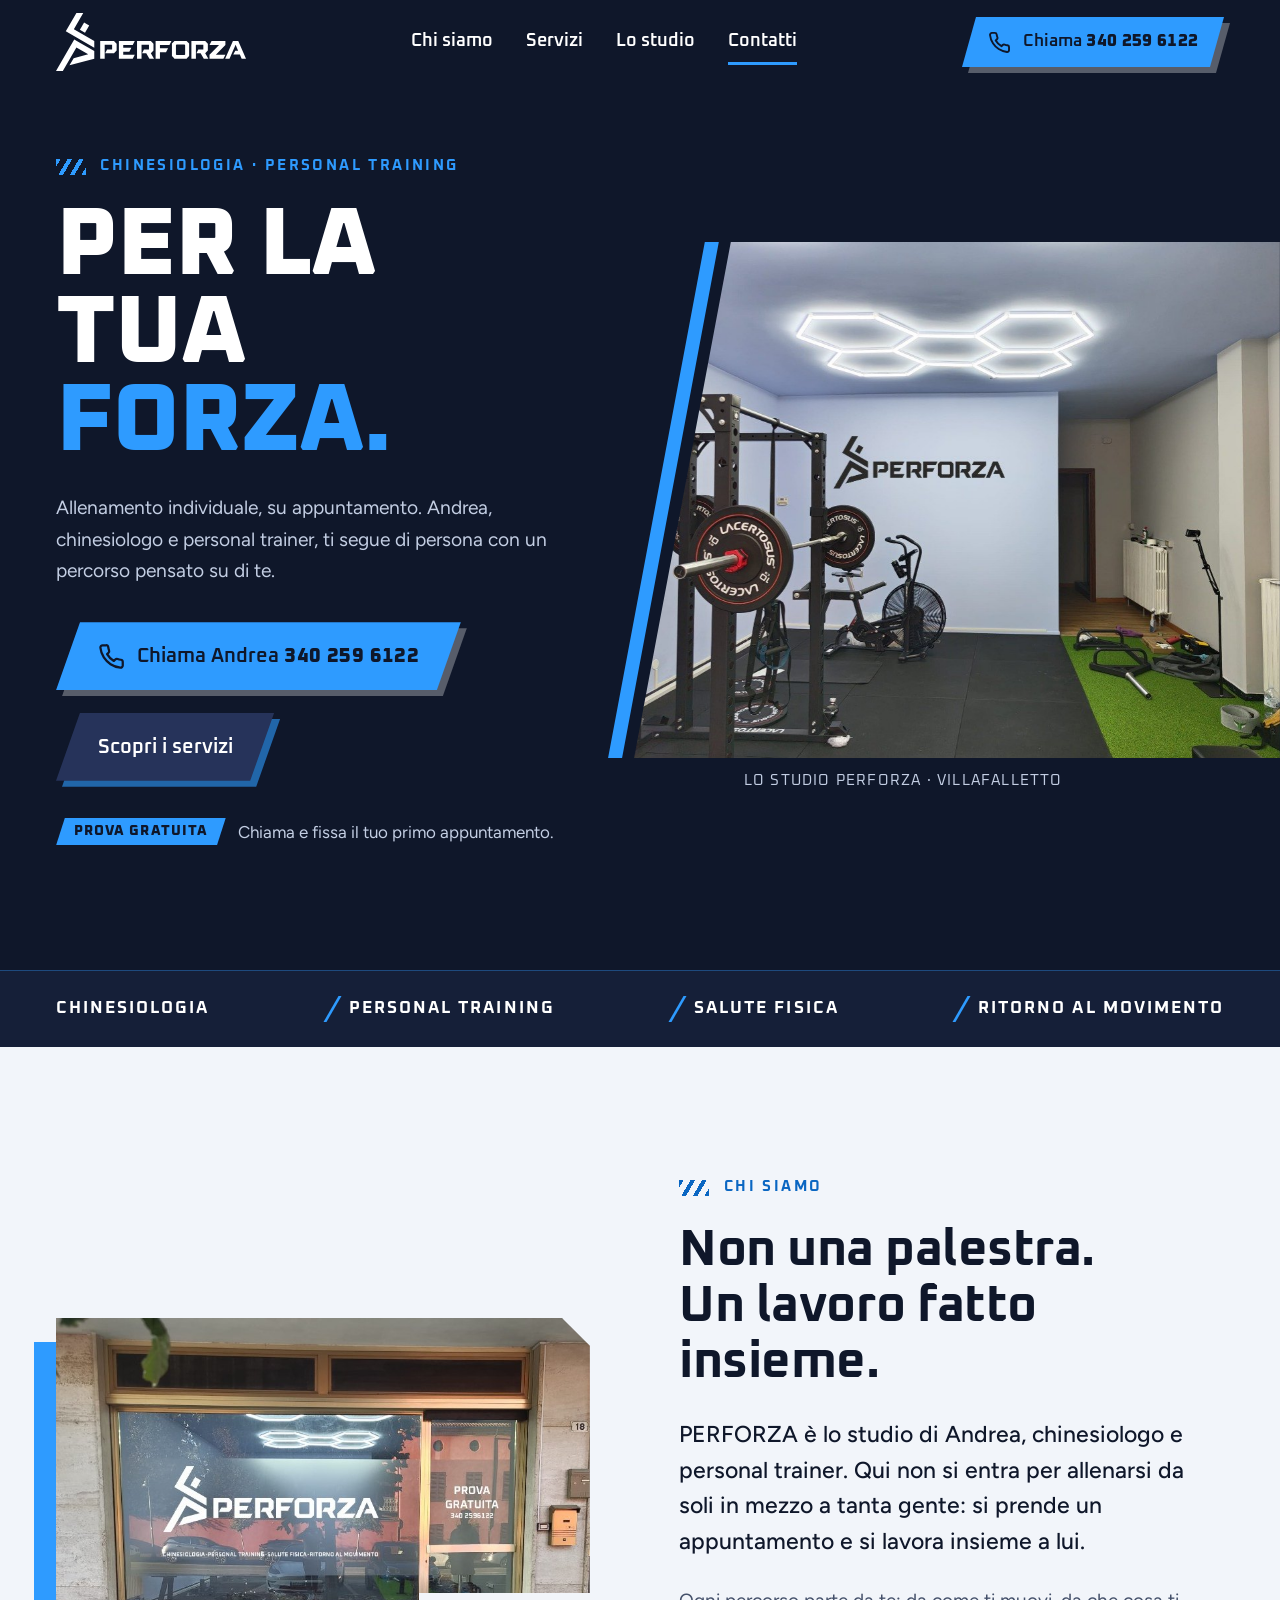
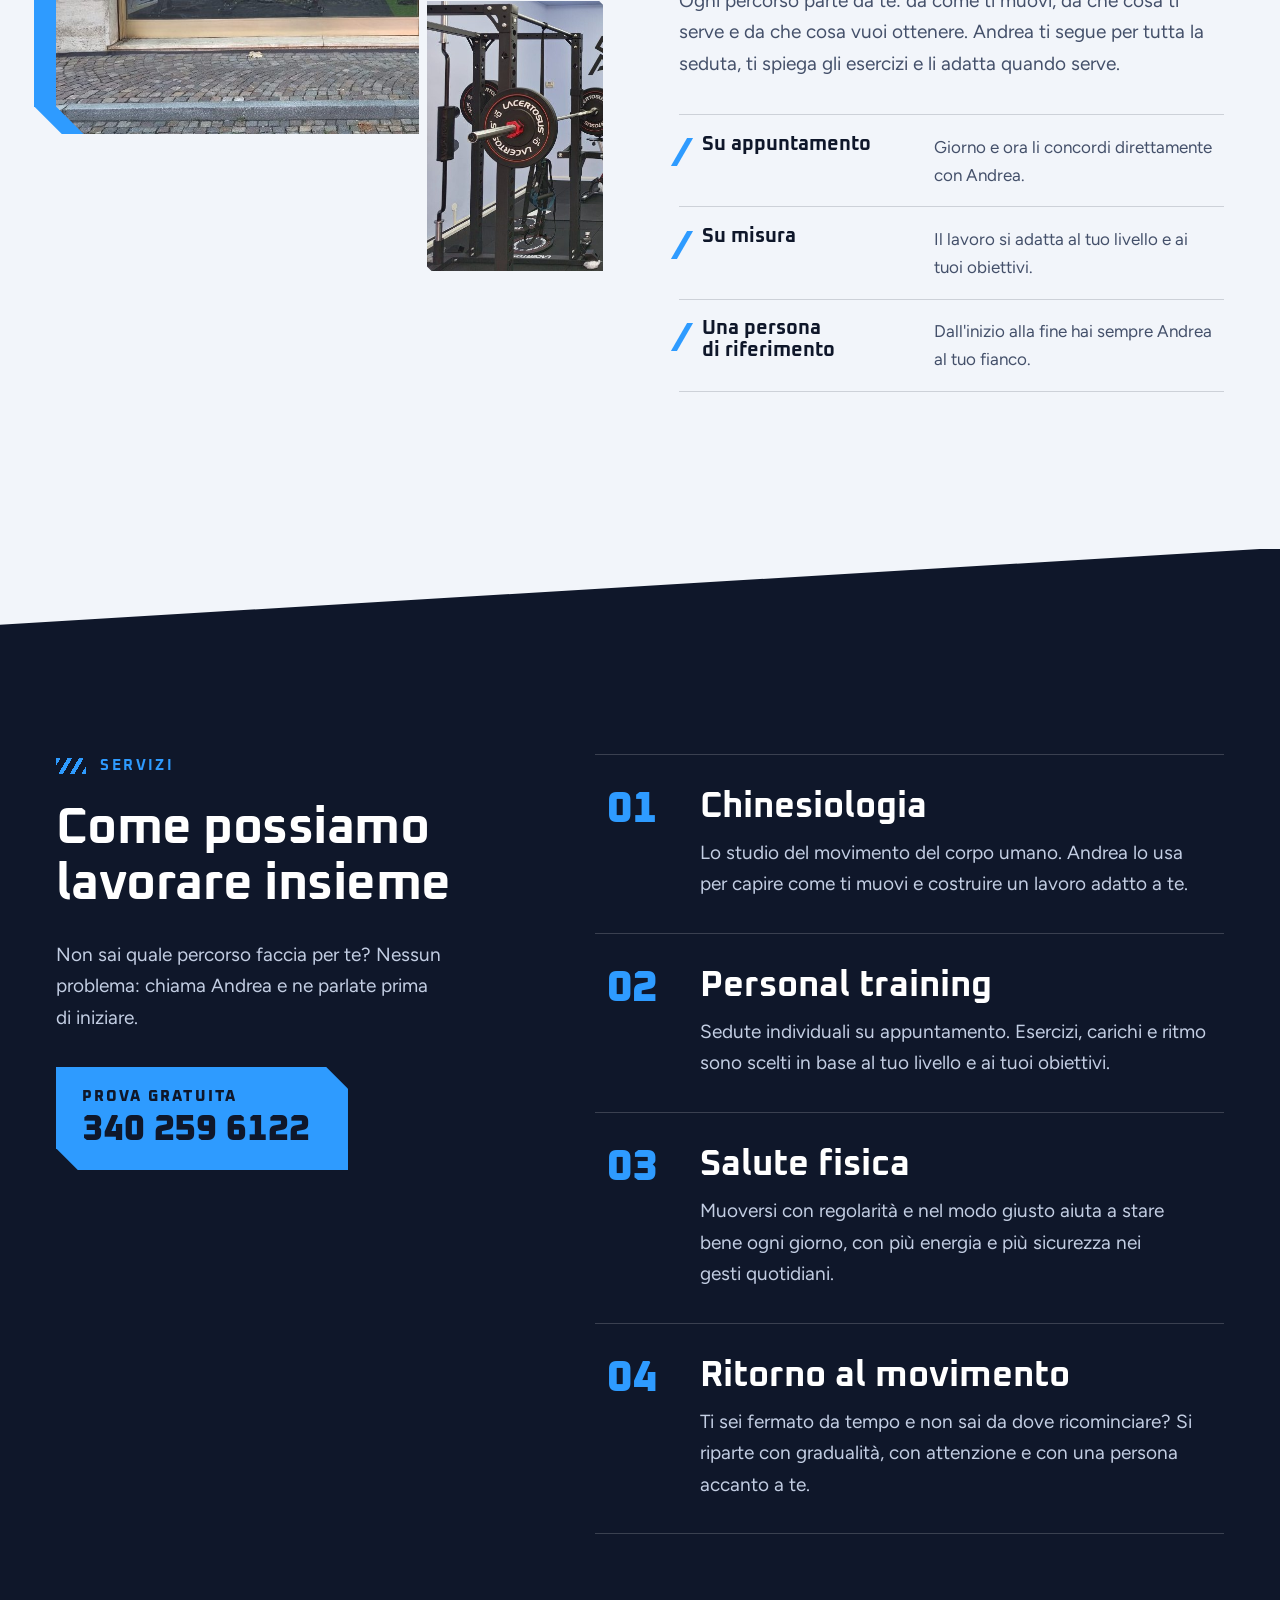
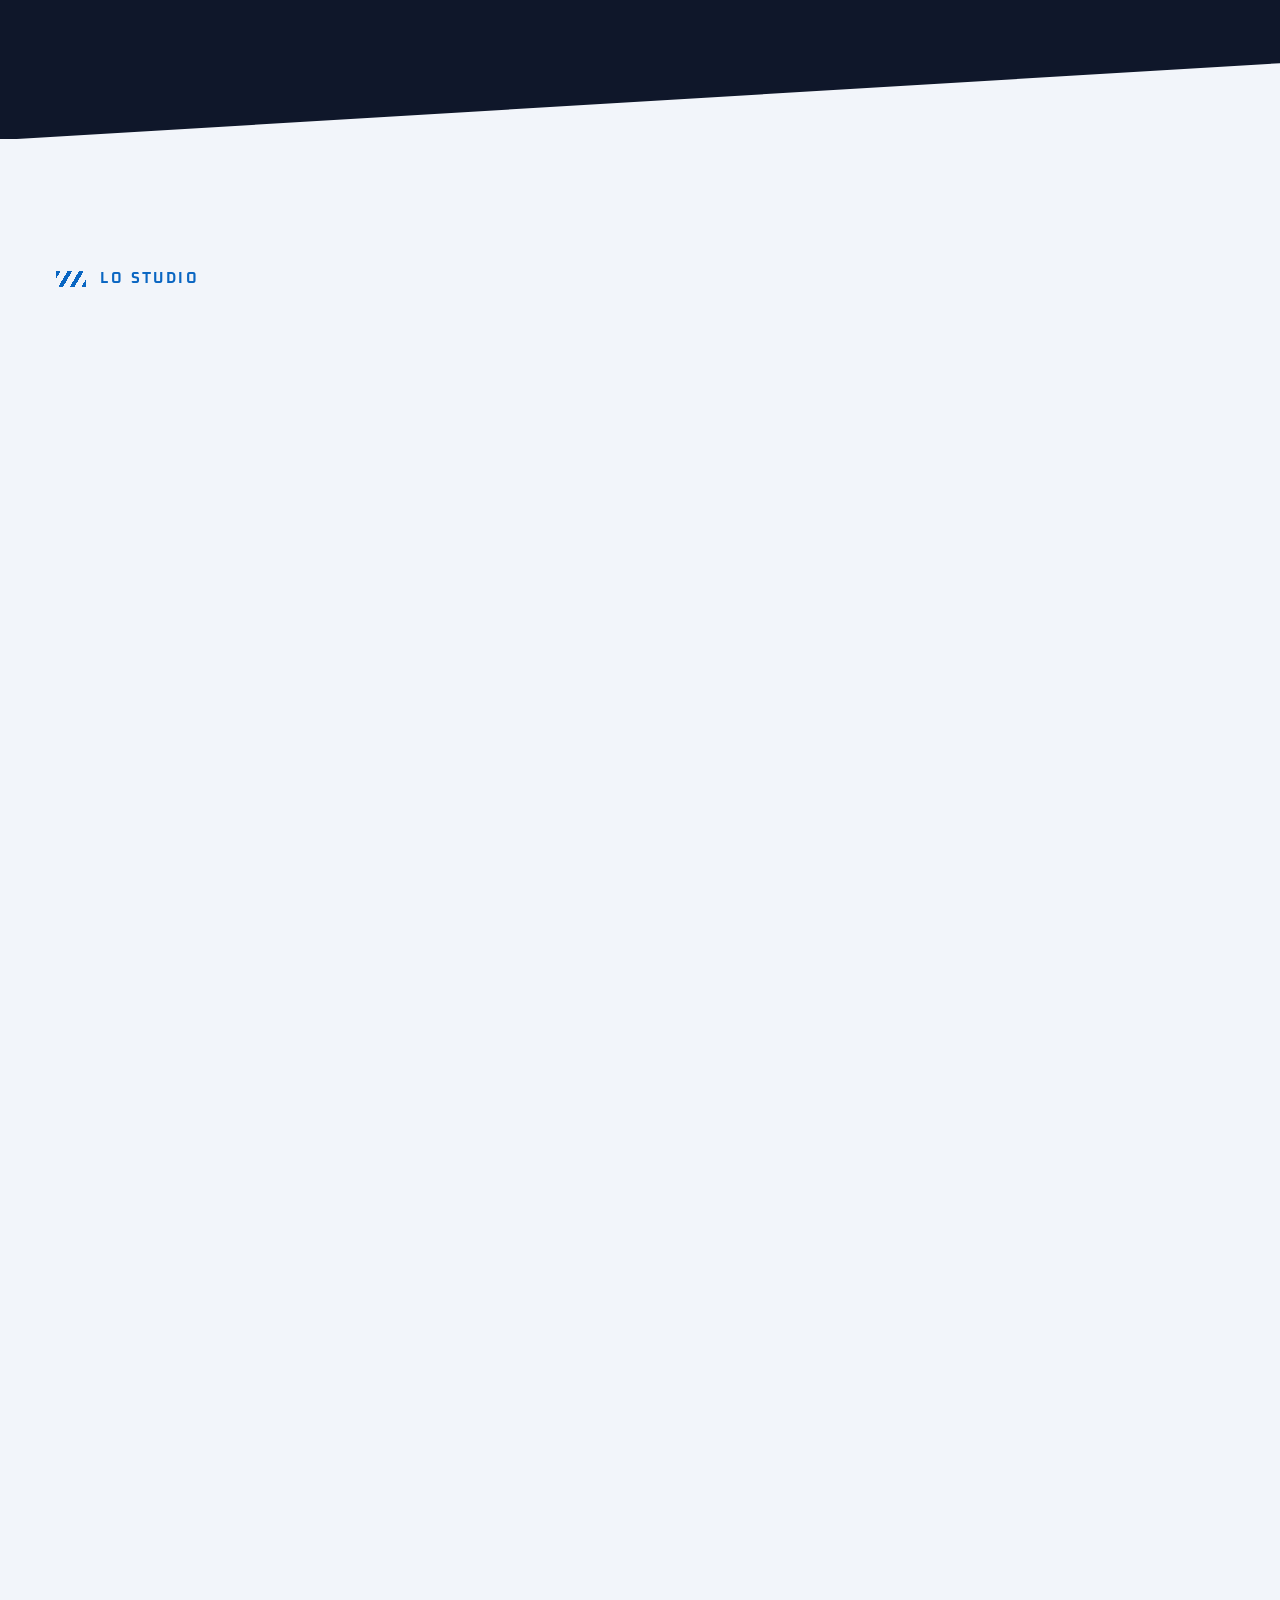
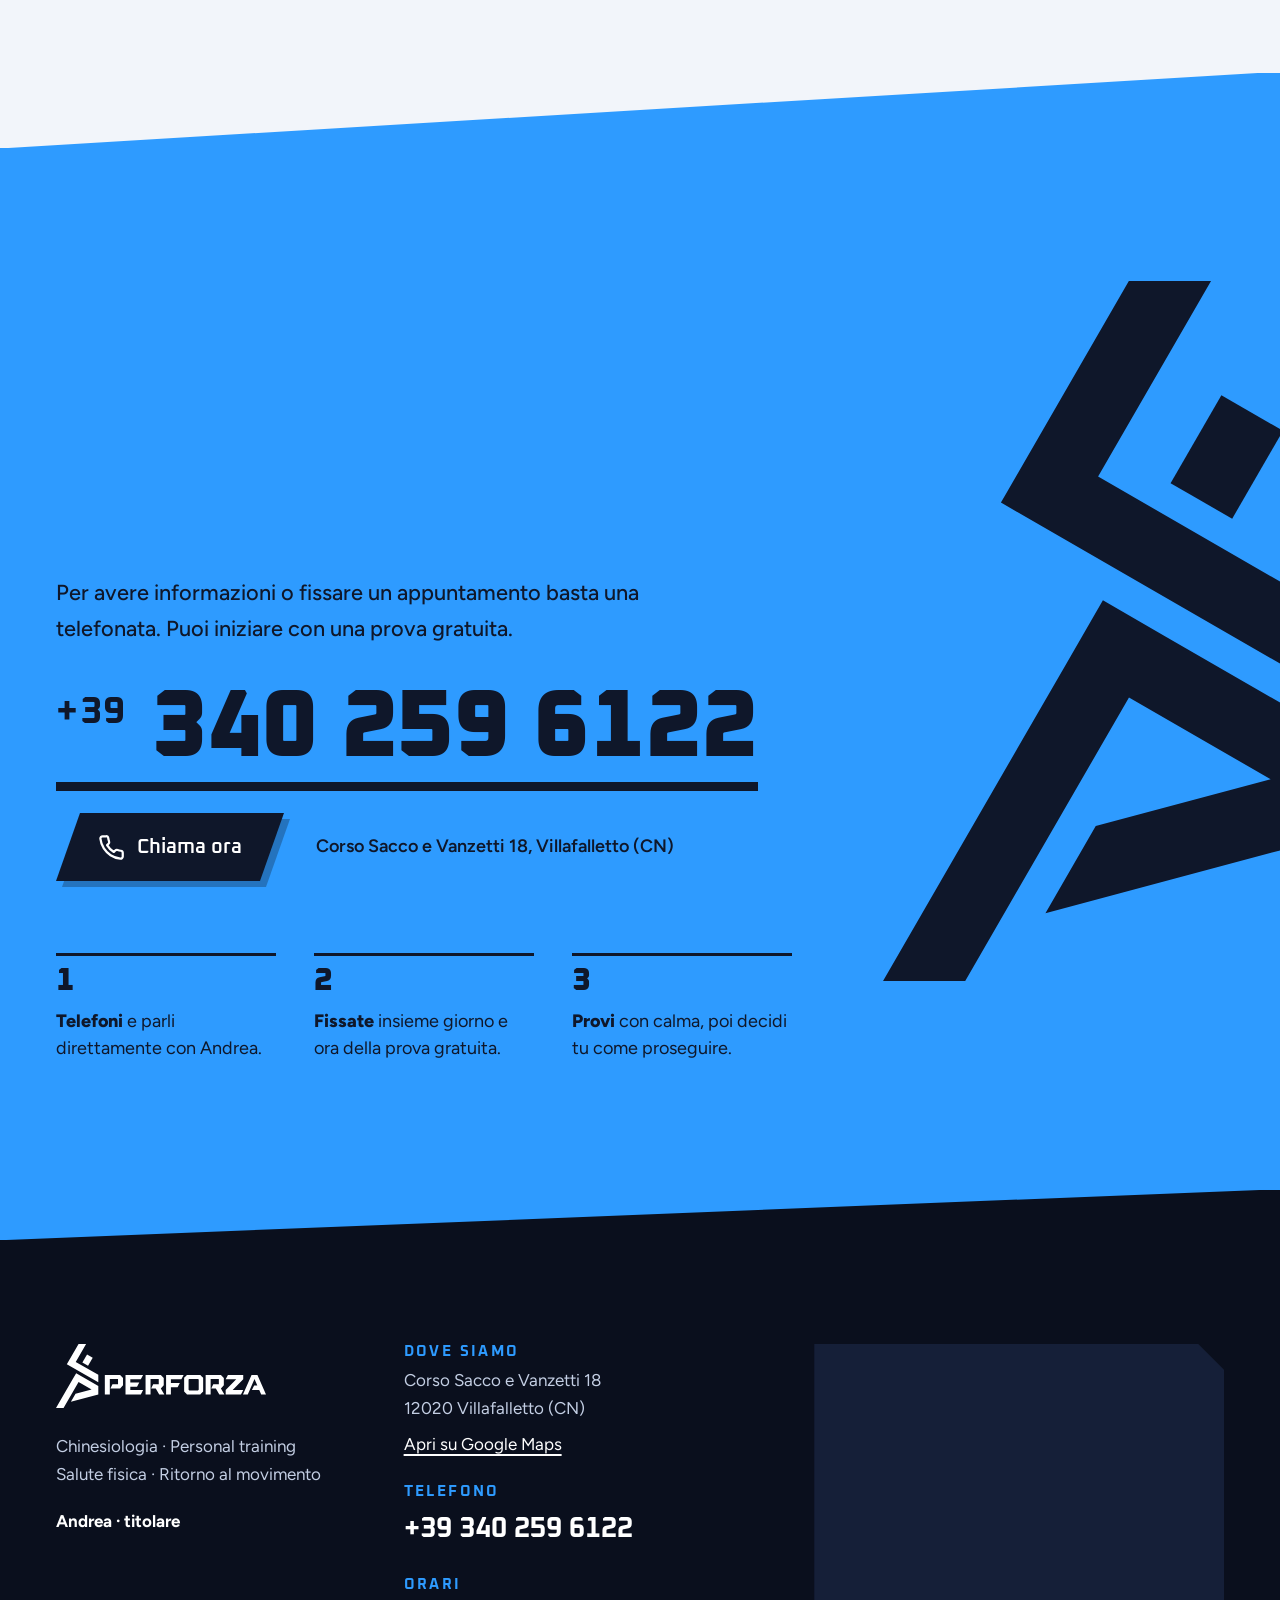
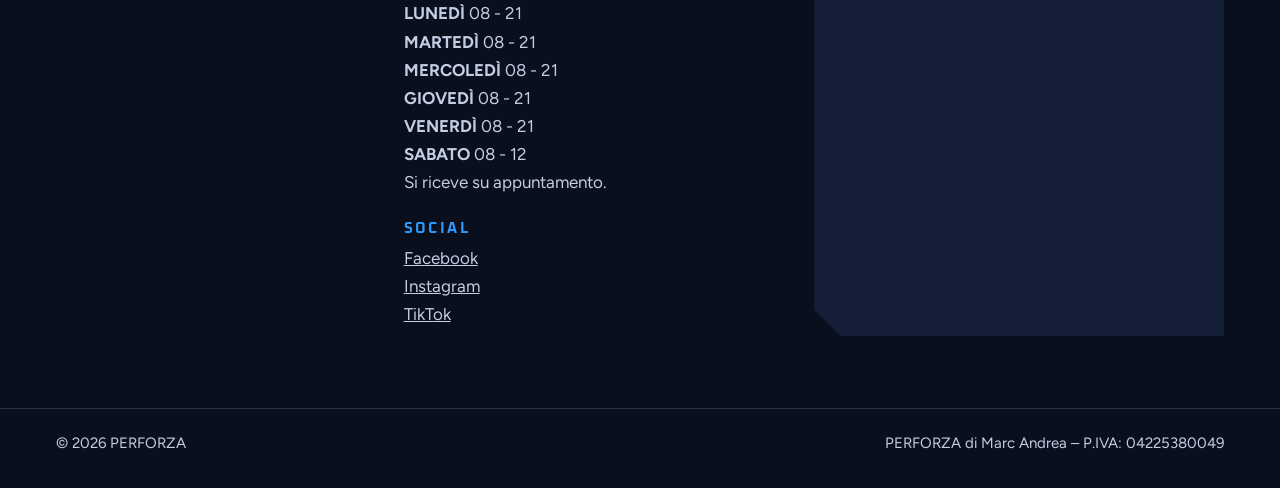
<file: perforza-website/index.html>
<!DOCTYPE html>
<html lang="it">
<head>
  <meta charset="utf-8">
  <meta name="viewport" content="width=device-width, initial-scale=1">

  <title>PERFORZA · Personal training e chinesiologia a Villafalletto (CN)</title>
  <meta name="description" content="PERFORZA è lo studio di Andrea, chinesiologo e personal trainer a Villafalletto (CN). Allenamento individuale su appuntamento. Chiama il 340 259 6122 per una prova gratuita.">
  <meta name="theme-color" content="#0F172A">

  <!-- Open Graph. TODO: quando il sito è online, sostituire con l'indirizzo completo (https://...) dell'immagine -->
  <meta property="og:type" content="website">
  <meta property="og:locale" content="it_IT">
  <meta property="og:site_name" content="PERFORZA">
  <meta property="og:title" content="PERFORZA · Personal training e chinesiologia a Villafalletto">
  <meta property="og:description" content="Allenamento individuale su appuntamento con Andrea. Chiama il 340 259 6122 per una prova gratuita.">
  <meta property="og:image" content="https://perforza-villafalletto.it/assets/images/logo-full-blue.png">

  <script>document.documentElement.classList.add("js");</script>
  <link rel="icon" type="image/svg+xml" href="assets/icons/favicon.svg">

  <!-- Font in locale (Oxanium = font del marchio, Figtree = testi lunghi) -->
  <link rel="stylesheet" href="css/style.css">

  <!-- Dati strutturati per Google: contengono SOLO informazioni presenti sul biglietto da visita -->
  <script type="application/ld+json">
  {
    "@context": "https://schema.org",
    "@type": "LocalBusiness",
    "name": "PERFORZA",
    "description": "Chinesiologia, personal training, salute fisica e ritorno al movimento.",
    "telephone": "+39 340 259 6122",
    "address": {
      "@type": "PostalAddress",
      "streetAddress": "Corso Sacco e Vanzetti 18",
      "postalCode": "12020",
      "addressLocality": "Villafalletto",
      "addressRegion": "CN",
      "addressCountry": "IT"
    }
  }
  </script>
</head>

<body>
  <a class="skip-link" href="#contenuto">Vai al contenuto</a>

  <!-- ============================================================
       INTESTAZIONE
       ============================================================ -->
  <header class="site-header" id="site-header">
    <div class="site-header__inner container">
      <a class="site-header__logo" href="#top" aria-label="PERFORZA – torna all'inizio della pagina">
        <img src="assets/images/logo-full-white.svg" alt="PERFORZA" width="212" height="65">
      </a>

      <nav class="site-nav" id="site-nav" aria-label="Menu principale">
        <ul class="site-nav__list">
          <li><a href="#chi-sono">Chi siamo</a></li>
          <li><a href="#servizi">Servizi</a></li>
          <li><a href="#galleria">Lo studio</a></li>
          <li><a href="#contatti">Contatti</a></li>
        </ul>
      </nav>

      <a class="site-header__call btn btn--small" href="tel:+393402596122">
        <svg class="icon" viewBox="0 0 24 24" aria-hidden="true"><path d="M22 16.92v3a2 2 0 0 1-2.18 2 19.79 19.79 0 0 1-8.63-3.07 19.5 19.5 0 0 1-6-6 19.79 19.79 0 0 1-3.07-8.67A2 2 0 0 1 4.11 2h3a2 2 0 0 1 2 1.72c.13.96.36 1.9.7 2.81a2 2 0 0 1-.45 2.11L8.09 9.91a16 16 0 0 0 6 6l1.27-1.27a2 2 0 0 1 2.11-.45c.91.34 1.85.57 2.81.7A2 2 0 0 1 22 16.92z"/></svg>
        <span>Chiama <strong>340 259 6122</strong></span>
      </a>

      <button class="menu-toggle" type="button" aria-expanded="false" aria-controls="site-nav">
        <span class="menu-toggle__label">Menu</span>
        <span class="menu-toggle__bars" aria-hidden="true"><i></i><i></i></span>
      </button>
    </div>
  </header>

  <main id="contenuto">

    <!-- ============================================================
         01 · HERO
         ============================================================ -->
    <section class="hero" id="top" aria-labelledby="hero-title">
      <div class="hero__inner container">

        <div class="hero__text">
          <p class="eyebrow hero__anim" style="--d:.1s">Chinesiologia · Personal training</p>

          <h1 class="hero__title" id="hero-title">
            <span class="visually-hidden">PERFORZA – </span>
            <span class="hero__line hero__anim" style="--d:.2s">Per la</span>
            <span class="hero__line hero__anim" style="--d:.3s">tua</span>
            <span class="hero__line hero__line--accent hero__anim" style="--d:.4s">forza.</span>
          </h1>

          <p class="hero__lead hero__anim" style="--d:.55s">
            Allenamento individuale, su appuntamento. Andrea, chinesiologo e personal trainer,
            ti segue di persona con un percorso pensato su di te.
          </p>

          <div class="hero__actions hero__anim" style="--d:.7s">
            <a class="btn btn--primary btn--large" href="tel:+393402596122">
              <svg class="icon" viewBox="0 0 24 24" aria-hidden="true"><path d="M22 16.92v3a2 2 0 0 1-2.18 2 19.79 19.79 0 0 1-8.63-3.07 19.5 19.5 0 0 1-6-6 19.79 19.79 0 0 1-3.07-8.67A2 2 0 0 1 4.11 2h3a2 2 0 0 1 2 1.72c.13.96.36 1.9.7 2.81a2 2 0 0 1-.45 2.11L8.09 9.91a16 16 0 0 0 6 6l1.27-1.27a2 2 0 0 1 2.11-.45c.91.34 1.85.57 2.81.7A2 2 0 0 1 22 16.92z"/></svg>
              <span>Chiama Andrea <strong>340 259 6122</strong></span>
            </a>
            <a class="btn btn--ghost btn--large" href="#servizi">Scopri i servizi</a>
          </div>

          <p class="hero__note hero__anim" style="--d:.85s">
            <span class="tag">Prova gratuita</span>
            Chiama e fissa il tuo primo appuntamento.
          </p>
        </div>

        <figure class="hero__media hero__anim hero__anim--media" style="--d:.3s">
          <div class="hero__frame">
            <img src="assets/images/interno-completo.jpg"
                 alt="L'interno dello studio PERFORZA: pareti chiare con il logo, rack con bilanciere, bike ad aria e luci esagonali a soffitto"
                 width="1030" height="772" fetchpriority="high">
          </div>
          <figcaption>Lo studio PERFORZA · Villafalletto</figcaption>
        </figure>
      </div>
    </section>

    <!-- Fascia con le 4 aree di lavoro (dal biglietto da visita) -->
    <div class="strip" aria-label="Di cosa ci occupiamo">
      <ul class="strip__list container">
        <li>Chinesiologia</li>
        <li>Personal training</li>
        <li>Salute fisica</li>
        <li>Ritorno al movimento</li>
      </ul>
    </div>

    <!-- ============================================================
         02 · CHI SIAMO
         ============================================================ -->
    <section class="section about" id="chi-sono" aria-labelledby="about-title">
      <div class="container about__grid">

        <div class="about__media">
          <figure class="about__photo about__photo--main frame reveal-img">
            <img src="assets/images/esterno-ingresso.jpg"
                 alt="La vetrina dello studio PERFORZA in Corso Sacco e Vanzetti 18, con il logo sul vetro e la scritta Prova gratuita"
                 width="820" height="640" loading="lazy">
          </figure>
          <figure class="about__photo about__photo--inset frame reveal-img" style="--delay:.15s">
            <img src="assets/images/dettaglio-rack.jpg"
                 alt="Dettaglio del rack con un bilanciere e i dischi dello studio"
                 width="350" height="557" loading="lazy">
          </figure>
          <span class="about__stripe" aria-hidden="true"></span>
        </div>

        <div class="about__text">
          <p class="eyebrow reveal">Chi siamo</p>
          <h2 class="section-title reveal" id="about-title">Non una palestra.<br>Un lavoro fatto insieme.</h2>

          <p class="lead reveal">
            PERFORZA è lo studio di Andrea, chinesiologo e personal trainer.
            Qui non si entra per allenarsi da soli in mezzo a tanta gente:
            si prende un appuntamento e si lavora insieme a lui.
          </p>
          <p class="reveal">
            Ogni percorso parte da te: da come ti muovi, da che cosa ti serve e da che cosa
            vuoi ottenere. Andrea ti segue per tutta la seduta, ti spiega gli esercizi e li adatta quando serve.
          </p>

          <ul class="principles">
            <li class="reveal">
              <h3>Su appuntamento</h3>
              <p>Giorno e ora li concordi direttamente con Andrea.</p>
            </li>
            <li class="reveal">
              <h3>Su misura</h3>
              <p>Il lavoro si adatta al tuo livello e ai tuoi obiettivi.</p>
            </li>
            <li class="reveal">
              <h3>Una persona di riferimento</h3>
              <p>Dall'inizio alla fine hai sempre Andrea al tuo fianco.</p>
            </li>
          </ul>

          <!-- PLACEHOLDER: sostituire con la presentazione di Andrea e una sua foto (formazione, esperienza) -->
          <!--<p class="placeholder reveal">[Da inserire: breve presentazione di Andrea e sua foto]</p>-->
        </div>
      </div>
    </section>

    <!-- ============================================================
         03 · SERVIZI
         ============================================================ -->
    <section class="section services cut-top cut-bottom" id="servizi" aria-labelledby="services-title">
      <div class="container services__grid">

        <div class="services__intro">
          <p class="eyebrow reveal">Servizi</p>
          <h2 class="section-title reveal" id="services-title">Come possiamo lavorare insieme</h2>
          <p class="reveal">
            Non sai quale percorso faccia per te? Nessun problema:
            chiama Andrea e ne parlate prima di iniziare.
          </p>
          <a class="services__trial reveal" href="tel:+393402596122">
            <span class="services__trial-label">Prova gratuita</span>
            <span class="services__trial-number">340 259 6122</span>
          </a>
        </div>

        <!-- NOTA: i testi dei servizi sono bozze generali. Da verificare/modificare con Andrea. -->
        <ol class="services__list">
          <li class="service reveal">
            <span class="service__num" aria-hidden="true">01</span>
            <div class="service__body">
              <h3>Chinesiologia</h3>
              <p>Lo studio del movimento del corpo umano. Andrea lo usa per capire come ti muovi e costruire un lavoro adatto a te.</p>
            </div>
          </li>
          <li class="service reveal">
            <span class="service__num" aria-hidden="true">02</span>
            <div class="service__body">
              <h3>Personal training</h3>
              <p>Sedute individuali su appuntamento. Esercizi, carichi e ritmo sono scelti in base al tuo livello e ai tuoi obiettivi.</p>
            </div>
          </li>
          <li class="service reveal">
            <span class="service__num" aria-hidden="true">03</span>
            <div class="service__body">
              <h3>Salute fisica</h3>
              <p>Muoversi con regolarità e nel modo giusto aiuta a stare bene ogni giorno, con più energia e più sicurezza nei gesti quotidiani.</p>
            </div>
          </li>
          <li class="service reveal">
            <span class="service__num" aria-hidden="true">04</span>
            <div class="service__body">
              <h3>Ritorno al movimento</h3>
              <p>Ti sei fermato da tempo e non sai da dove ricominciare? Si riparte con gradualità, con attenzione e con una persona accanto a te.</p>
            </div>
          </li>
        </ol>
      </div>
    </section>

    <!-- ============================================================
         04 · GALLERIA
         ============================================================ -->
    <section class="section gallery" id="galleria" aria-labelledby="gallery-title">
      <div class="container">
        <header class="gallery__head">
          <div>
            <p class="eyebrow reveal">Lo studio</p>
            <h2 class="section-title reveal" id="gallery-title">Uno spazio curato,<br>per lavorare con calma</h2>
          </div>
          <p class="gallery__hint reveal">Tocca o clicca una foto per ingrandirla.</p>
        </header>

        <ul class="gallery__grid">
          <li class="g-item g-item--1 reveal-img">
            <button class="g-btn" type="button" data-type="image"
                    data-src="assets/images/locale.jpeg"
                    data-caption="L'interno dello studio PERFORZA">
              <img src="assets/images/locale.jpeg" alt="Interno dello studio: rack, bike ad aria, logo sulla parete e luci a soffitto" width="1512" height="2016" loading="lazy">
              <span class="g-btn__label">Ingrandisci</span>
            </button>
            <p class="g-caption">L'interno dello studio</p>
          </li>

          <li class="g-item g-item--2 reveal-img" style="--delay:.1s">
            <button class="g-btn" type="button" data-type="image"
                    data-src="assets/images/pesi.jpeg"
                    data-caption="Il rack con bilanciere e dischi">
              <img src="assets/images/pesi.jpeg" alt="Il rack con un bilanciere carico di dischi" width="1512" height="2016" loading="lazy">
              <span class="g-btn__label">Ingrandisci</span>
            </button>
            <p class="g-caption">Attrezzatura professionale</p>
          </li>

          <!--<li class="g-item g-item--3 reveal-img">
            <button class="g-btn" type="button" data-type="image"
                    data-src="assets/images/dettaglio-luci.jpg"
                    data-caption="Le luci esagonali a soffitto">
              <img src="assets/images/dettaglio-luci.jpg" alt="Le luci esagonali bianche sul soffitto dello studio" width="580" height="202" loading="lazy">
              <span class="g-btn__label">Ingrandisci</span>
            </button>
            <p class="g-caption">Ambiente luminoso</p>
          </li>-->

          <li class="g-item g-item--4 reveal-img" style="--delay:.1s">
            <button class="g-btn" type="button" data-type="image"
                    data-src="assets/images/cardio e pesi.jpeg"
                    data-caption="La bike ad aria accanto al rack">
              <img src="assets/images/cardio e pesi.jpeg" alt="La bike ad aria accanto al rack, sul pavimento in gomma" width="1512" height="2016" loading="lazy">
              <span class="g-btn__label">Ingrandisci</span>
            </button>
            <p class="g-caption">Zona cardio</p>
          </li>

          <li class="g-item g-item--5 reveal-img">
            <button class="g-btn" type="button" data-type="image"
                    data-src="assets/images/locale vetrina dentro.jpeg"
                    data-caption="La vetrina con il logo PERFORZA">
              <img src="assets/images/locale vetrina dentro.jpeg" alt="Il logo PERFORZA sulla vetrina, con le scritte Chinesiologia, Personal training, Salute fisica, Ritorno al movimento" width="1512" height="2016" loading="lazy">
              <span class="g-btn__label">Ingrandisci</span>
            </button>
            <p class="g-caption">La vetrina</p>
          </li>

          <li class="g-item g-item--6 g-item--wide reveal-img" style="--delay:.1s">
            <button class="g-btn" type="button" data-type="image"
                    data-src="assets/images/esterno-vetrina.jpg"
                    data-caption="L'ingresso in Corso Sacco e Vanzetti 18, Villafalletto">
              <img src="assets/images/esterno-vetrina.jpg" alt="L'ingresso dello studio in Corso Sacco e Vanzetti 18" width="1030" height="772" loading="lazy">
              <span class="g-btn__label">Ingrandisci</span>
            </button>
            <p class="g-caption">Corso Sacco e Vanzetti 18</p>
          </li>

          <!--
            VIDEO (modello pronto all'uso).
            1) Copia il file in assets/videos/ (meglio .mp4, formato H.264)
            2) Aggiungi una copertina in assets/images/
            3) Togli i commenti e correggi i testi. Si apre nella finestra ingrandita e si riproduce direttamente nella pagina.

          <li class="g-item g-item--video reveal-img">
            <button class="g-btn" type="button" data-type="video"
                    data-src="assets/videos/NOME-VIDEO.mp4"
                    data-caption="Descrizione del video">
              <img src="assets/images/COPERTINA-VIDEO.jpg" alt="Anteprima del video: descrizione" width="1280" height="720" loading="lazy">
              <span class="g-btn__label">Guarda il video</span>
            </button>
            <p class="g-caption">Descrizione del video</p>
          </li>
          -->
        </ul>
      </div>
    </section>

    <!-- ============================================================
         05 · CONTATTI
         ============================================================ -->
    <section class="section contact cut-top" id="contatti" aria-labelledby="contact-title">
      <img class="contact__symbol" src="assets/images/logo-symbol-navy.svg" alt="" width="84" height="128" aria-hidden="true">

      <div class="container contact__inner">
        <p class="eyebrow eyebrow--dark reveal">Contatti</p>
        <h2 class="contact__title reveal" id="contact-title">Hai voglia di cominciare? Chiama Andrea.</h2>
        <p class="contact__lead reveal">
          Per avere informazioni o fissare un appuntamento basta una telefonata.
          Puoi iniziare con una prova gratuita.
        </p>

        <a class="contact__number reveal" href="tel:+393402596122" aria-label="Chiama il numero +39 340 259 6122">
          <small>+39</small> 340 259 6122
        </a>

        <div class="contact__actions reveal">
          <a class="btn btn--dark btn--large" href="tel:+393402596122">
            <svg class="icon" viewBox="0 0 24 24" aria-hidden="true"><path d="M22 16.92v3a2 2 0 0 1-2.18 2 19.79 19.79 0 0 1-8.63-3.07 19.5 19.5 0 0 1-6-6 19.79 19.79 0 0 1-3.07-8.67A2 2 0 0 1 4.11 2h3a2 2 0 0 1 2 1.72c.13.96.36 1.9.7 2.81a2 2 0 0 1-.45 2.11L8.09 9.91a16 16 0 0 0 6 6l1.27-1.27a2 2 0 0 1 2.11-.45c.91.34 1.85.57 2.81.7A2 2 0 0 1 22 16.92z"/></svg>
            <span>Chiama ora</span>
          </a>
          <p class="contact__where">
            Corso Sacco e Vanzetti 18, Villafalletto (CN)
          </p>
        </div>

        <ol class="contact__steps reveal">
          <li><strong>Telefoni</strong> e parli direttamente con Andrea.</li>
          <li><strong>Fissate</strong> insieme giorno e ora della prova gratuita.</li>
          <li><strong>Provi</strong> con calma, poi decidi tu come proseguire.</li>
        </ol>
      </div>
    </section>

  </main>

  <!-- ============================================================
       06 · FOOTER
       ============================================================ -->
  <footer class="site-footer" id="footer">
    <div class="container site-footer__grid">

      <div class="site-footer__brand">
        <img src="assets/images/logo-full-white.svg" alt="PERFORZA" width="212" height="65" loading="lazy">
        <p>Chinesiologia · Personal training<br>Salute fisica · Ritorno al movimento</p>
        <p class="site-footer__owner">Andrea · titolare</p>
      </div>

      <div class="site-footer__info">
        <h2 class="site-footer__heading">Dove siamo</h2>
        <p>
          Corso Sacco e Vanzetti 18<br>
          12020 Villafalletto (CN)
        </p>
        <p>
          <a class="text-link" href="https://www.google.com/maps/search/?api=1&amp;query=Perforza+12020+Villafalletto+CN" target="_blank" rel="noopener">Apri su Google Maps</a>
        </p>

        <h2 class="site-footer__heading">Telefono</h2>
        <p><a class="text-link text-link--big" href="tel:+393402596122">+39 340 259 6122</a></p>

        <h2 class="site-footer__heading">Orari</h2>
        <p>
          <b>LUNEDÌ</b> 08 - 21<br />
          <b>MARTEDÌ</b> 08 - 21<br />
          <b>MERCOLEDÌ</b> 08 - 21<br />
          <b>GIOVEDÌ</b> 08 - 21<br />
          <b>VENERDÌ</b> 08 - 21<br />
          <b>SABATO</b> 08 - 12<br />
          Si riceve su appuntamento.
        </p>

        <h2 class="site-footer__heading">Social</h2>
        <p>
          <a href="https://www.facebook.com/p/Perforza-61595820885025/">Facebook</a><br />
          <a href="https://www.instagram.com/_perforza/">Instagram</a><br />
          <a href="https://www.tiktok.com/@perf0rza">TikTok</a><br />
        </p>
      </div>

      <div class="site-footer__map">
        <iframe
          title="Mappa: PERFORZA, Corso Sacco e Vanzetti 18, Villafalletto"
          src="https://www.google.com/maps?q=Perforza+12020+Villafalletto+CN&amp;output=embed"
          loading="lazy" referrerpolicy="no-referrer-when-downgrade" allowfullscreen></iframe>
      </div>
    </div>

    <div class="container site-footer__legal">
      <p>© <span id="year">2026</span> PERFORZA</p>
      <p><span>PERFORZA di Marc Andrea – P.IVA: 04225380049</span></p>
    </div>
  </footer>

  <!-- Barra di chiamata fissa, solo su smartphone -->
  <a class="call-bar" id="call-bar" href="tel:+393402596122">
    <svg class="icon" viewBox="0 0 24 24" aria-hidden="true"><path d="M22 16.92v3a2 2 0 0 1-2.18 2 19.79 19.79 0 0 1-8.63-3.07 19.5 19.5 0 0 1-6-6 19.79 19.79 0 0 1-3.07-8.67A2 2 0 0 1 4.11 2h3a2 2 0 0 1 2 1.72c.13.96.36 1.9.7 2.81a2 2 0 0 1-.45 2.11L8.09 9.91a16 16 0 0 0 6 6l1.27-1.27a2 2 0 0 1 2.11-.45c.91.34 1.85.57 2.81.7A2 2 0 0 1 22 16.92z"/></svg>
    <span>Chiama Andrea <strong>340 259 6122</strong></span>
  </a>

  <!-- Finestra per ingrandire foto e video -->
  <dialog class="lightbox" id="lightbox" aria-label="Foto ingrandita">
    <div class="lightbox__stage" id="lightbox-stage"></div>
    <p class="lightbox__caption" id="lightbox-caption"></p>
    <button class="lightbox__btn lightbox__close" type="button" id="lightbox-close">Chiudi</button>
    <button class="lightbox__btn lightbox__prev" type="button" id="lightbox-prev" aria-label="Foto precedente">&#8592;</button>
    <button class="lightbox__btn lightbox__next" type="button" id="lightbox-next" aria-label="Foto successiva">&#8594;</button>
  </dialog>

  <script src="js/main.js" defer></script>
</body>
</html>
</file>
<file: perforza-website/css/style.css>
/* ==========================================================================
   PERFORZA · foglio di stile
   Identità: Deep Navy #0F172A · Blue Force #2E9BFF · font Oxanium (marchio)
   Motivo grafico: le linee oblique a 60° del logo e gli angoli "tagliati"
   delle lettere → usati per cornici, pulsanti e margini delle sezioni.

   INDICE
   01 Variabili e base
   02 Utilità
   03 Pulsanti
   04 Intestazione e menu
   05 Hero + fascia servizi
   06 Elementi comuni di sezione
   07 Chi siamo
   08 Servizi
   09 Galleria
   10 Contatti
   11 Footer
   12 Barra chiamata (mobile) e lightbox
   13 Animazioni di comparsa
   14 Adattamenti schermo
   15 Movimento ridotto
   ========================================================================== */


/* 01 · VARIABILI E BASE
   ========================================================================== */
@font-face {
  font-family: "Oxanium";
  src: url("../assets/fonts/oxanium-latin-wght-normal.woff2") format("woff2");
  font-weight: 200 800;
  font-style: normal;
  font-display: swap;
}
@font-face {
  font-family: "Figtree";
  src: url("../assets/fonts/figtree-latin-wght-normal.woff2") format("woff2");
  font-weight: 300 900;
  font-style: normal;
  font-display: swap;
}

:root {
  /* Colori del marchio */
  --navy: #0F172A;
  --navy-deep: #0A0F1D;
  --navy-800: #151F38;
  --blue: #2E9BFF;
  --blue-deep: #0A66C2;      /* blu più scuro: per testi su sfondo chiaro (contrasto 5.7:1) */
  --paper: #F2F5FA;
  --white: #FFFFFF;
  --ink: var(--navy);
  --ink-soft: #44506A;
  --on-dark-soft: #C3CEE3;

  /* Font */
  --font-display: "Oxanium", "Segoe UI", system-ui, sans-serif;
  --font-body: "Figtree", "Segoe UI", system-ui, -apple-system, sans-serif;

  /* Spazi e misure */
  --pad: clamp(20px, 5vw, 56px);
  --max: 1240px;
  --header-h: 84px;
  --ch: 28px;                /* "taglio" degli angoli delle immagini */
  --focus: var(--white);

  --ease: cubic-bezier(.2, .7, .2, 1);
}

*,
*::before,
*::after { box-sizing: border-box; }

html {
  -webkit-text-size-adjust: 100%;
  scroll-padding-top: calc(var(--header-h) + 8px);
}
@media (prefers-reduced-motion: no-preference) {
  html { scroll-behavior: smooth; }
}

body {
  margin: 0;
  font-family: var(--font-body);
  font-size: 1.1875rem;       /* 19px: comodo da leggere per tutti */
  line-height: 1.65;
  color: var(--ink);
  background: var(--navy);
  overflow-x: hidden;
  -webkit-font-smoothing: antialiased;
}

img, svg, iframe { display: block; max-width: 100%; }
img { height: auto; }

h1, h2, h3 {
  margin: 0;
  font-family: var(--font-display);
  line-height: 1.1;
  text-wrap: balance;
}
p { margin: 0 0 1.1em; text-wrap: pretty; }
ul, ol { margin: 0; padding: 0; list-style: none; }
address { font-style: normal; }

a { color: inherit; }
a:focus-visible,
button:focus-visible {
  outline: 3px solid var(--focus);
  outline-offset: 4px;
}


/* 02 · UTILITÀ
   ========================================================================== */
.container {
  width: 100%;
  max-width: calc(var(--max) + 2 * var(--pad));
  margin-inline: auto;
  padding-inline: var(--pad);
}

.visually-hidden {
  position: absolute !important;
  width: 1px; height: 1px;
  overflow: hidden;
  clip: rect(0 0 0 0);
  white-space: nowrap;
}

.skip-link {
  position: fixed;
  top: -140px; left: 12px;
  z-index: 200;
  padding: .9rem 1.4rem;
  background: var(--white);
  color: var(--navy);
  font-weight: 700;
}
.skip-link:focus { top: 12px; }

.icon {
  width: 1.35em; height: 1.35em;
  flex: none;
  fill: none;
  stroke: currentColor;
  stroke-width: 2;
  stroke-linecap: round;
  stroke-linejoin: round;
}

/* Segnaposto: informazioni ancora da fornire */
.placeholder {
  display: inline-block;
  padding: .2rem .65rem;
  border: 1.5px dashed #B26A00;
  background: #FFF4D6;
  color: #6B3F00;
  font-size: .9375rem;
  font-weight: 600;
  line-height: 1.5;
}

/* Piccola etichetta obliqua */
.tag {
  display: inline-block;
  padding: .15rem 1.1rem;
  background: var(--blue);
  color: var(--navy);
  font-family: var(--font-display);
  font-size: .875rem;
  font-weight: 800;
  letter-spacing: .08em;
  text-transform: uppercase;
  clip-path: polygon(9px 0, 100% 0, calc(100% - 9px) 100%, 0 100%);
}

/* Cornice con angoli tagliati (come le lettere del marchio) */
.frame {
  clip-path: polygon(0 0, calc(100% - var(--ch)) 0, 100% var(--ch), 100% 100%, var(--ch) 100%, 0 calc(100% - var(--ch)));
}


/* 03 · PULSANTI
   Forma a parallelogramma + "ombra" che si chiude quando si passa sopra.
   La forma sta nei pseudo-elementi così il contorno di focus resta visibile.
   ========================================================================== */
.btn {
  --sl: 20px;
  --btn-bg: var(--blue);
  --btn-fg: var(--navy);
  --btn-slab: rgba(255, 255, 255, .3);
  position: relative;
  isolation: isolate;
  display: inline-flex;
  align-items: center;
  justify-content: center;
  gap: .8rem;
  min-height: 60px;
  padding: .9rem 2.2rem;
  font-family: var(--font-display);
  font-size: 1.1875rem;
  font-weight: 600;
  line-height: 1.2;
  text-align: center;
  text-decoration: none;
  color: var(--btn-fg);
  transition: transform .25s var(--ease), color .25s;
}
.btn::before,
.btn::after {
  content: "";
  position: absolute;
  inset: 0;
  clip-path: polygon(var(--sl) 0, 100% 0, calc(100% - var(--sl)) 100%, 0 100%);
}
.btn::before {
  z-index: -1;
  background: var(--btn-bg);
  transition: background-color .25s;
}
.btn::after {
  z-index: -2;
  background: var(--btn-slab);
  transform: translate(6px, 6px);
  transition: transform .25s var(--ease);
}
.btn strong { font-weight: 800; letter-spacing: .02em; white-space: nowrap; }
.btn .icon { transition: transform .25s var(--ease); }

.btn:hover { transform: translate(4px, 4px); }
.btn:hover::after { transform: translate(2px, 2px); }
.btn:hover .icon { transform: rotate(-12deg) scale(1.08); }

.btn--primary:hover { --btn-bg: var(--white); }

.btn--ghost {
  --btn-bg: #26335A;
  --btn-fg: var(--white);
  --btn-slab: rgba(46, 155, 255, .6);
}
.btn--ghost:hover { --btn-bg: var(--white); --btn-fg: var(--navy); }

.btn--dark {
  --btn-bg: var(--navy);
  --btn-fg: var(--white);
  --btn-slab: rgba(15, 23, 42, .3);
  --focus: var(--navy);
}
.btn--dark:hover { --btn-bg: var(--white); --btn-fg: var(--navy); }

.btn--small { --sl: 14px; min-height: 50px; padding: .6rem 1.6rem; font-size: 1.0625rem; }
.btn--large { --sl: 24px; min-height: 68px; padding: 1rem 2.6rem; font-size: 1.25rem; }


/* 04 · INTESTAZIONE E MENU
   ========================================================================== */
.site-header {
  position: fixed;
  inset: 0 0 auto 0;
  z-index: 100;
  height: var(--header-h);
  color: var(--white);
  transition: background-color .3s, box-shadow .3s;
}
.site-header.is-scrolled,
.site-header.is-open {
  background: var(--navy);
  box-shadow: 0 1px 0 rgba(46, 155, 255, .35);
}
.site-header__inner {
  height: 100%;
  display: flex;
  align-items: center;
  justify-content: space-between;
  gap: 1.5rem;
}
.site-header__logo { display: block; flex: none; }
.site-header__logo img { width: clamp(150px, 15vw, 190px); height: auto; }

.site-nav__list { display: flex; gap: clamp(1.25rem, 2.6vw, 2.75rem); }
.site-nav__list a {
  position: relative;
  display: inline-block;
  padding: .5rem 0;
  font-family: var(--font-display);
  font-size: 1.125rem;
  font-weight: 600;
  text-decoration: none;
}
.site-nav__list a::after {
  content: "";
  position: absolute;
  left: 0; right: 0; bottom: 0;
  height: 3px;
  background: var(--blue);
  transform: scaleX(0);
  transform-origin: left;
  transition: transform .35s var(--ease);
}
.site-nav__list a:hover::after,
.site-nav__list a[aria-current="true"]::after { transform: scaleX(1); }

.site-header__call { display: none; }

/* Pulsante "Menu" (sempre con la parola scritta, non solo icona) */
.menu-toggle {
  display: none;
  align-items: center;
  gap: .75rem;
  min-height: 52px;
  padding: 0 1.1rem;
  border: 2px solid rgba(255, 255, 255, .85);
  background: transparent;
  color: var(--white);
  font-family: var(--font-display);
  font-size: 1.125rem;
  font-weight: 700;
  cursor: pointer;
}
.menu-toggle__bars { position: relative; width: 22px; height: 14px; }
.menu-toggle__bars i {
  position: absolute;
  left: 0; right: 0;
  height: 3px;
  background: currentColor;
  transition: transform .3s var(--ease), top .3s var(--ease);
}
.menu-toggle__bars i:nth-child(1) { top: 0; }
.menu-toggle__bars i:nth-child(2) { top: 11px; }
.site-header.is-open .menu-toggle__bars i:nth-child(1) { top: 5px; transform: rotate(45deg); }
.site-header.is-open .menu-toggle__bars i:nth-child(2) { top: 5px; transform: rotate(-45deg); }


/* 05 · HERO
   ========================================================================== */
.hero {
  position: relative;
  background: var(--navy);
  color: var(--white);
  padding-top: calc(var(--header-h) + clamp(24px, 4vw, 48px));
  padding-bottom: clamp(56px, 8vw, 104px);
  overflow-x: clip;
}
.hero__inner {
  display: grid;
  grid-template-columns: minmax(0, 1fr) minmax(0, 1.12fr);
  align-items: center;
  gap: clamp(32px, 4vw, 64px);
  min-height: min(760px, calc(100svh - var(--header-h) - 80px));
}

.eyebrow {
  display: flex;
  align-items: center;
  gap: .9rem;
  margin: 0 0 1.4rem;
  font-family: var(--font-display);
  font-size: .9375rem;
  font-weight: 700;
  letter-spacing: .16em;
  text-transform: uppercase;
  color: var(--blue);
}
/* tre tratti obliqui: richiamo diretto al segno del logo */
.eyebrow::before {
  content: "";
  flex: none;
  width: 30px; height: 16px;
  background: repeating-linear-gradient(120deg, currentColor 0 4px, transparent 4px 10px);
}
.eyebrow--dark { color: var(--navy); }

.hero__title {
  display: flex;
  flex-direction: column;
  margin: 0 0 1.6rem;
  font-size: clamp(3.4rem, 12vw, 6rem);
  font-weight: 800;
  line-height: .92;
  letter-spacing: -.01em;
  text-transform: uppercase;
}
.hero__line { display: block; }
.hero__line--accent { color: var(--blue); }

.hero__lead {
  max-width: 31em;
  margin-bottom: 2.2rem;
  font-size: clamp(1.1875rem, 1.5vw, 1.375rem);
  color: var(--on-dark-soft);
}
.hero__actions {
  display: flex;
  flex-wrap: wrap;
  gap: 1.4rem 1.6rem;
  padding: 0 8px 8px 0;       /* spazio per l'"ombra" dei pulsanti */
}
.hero__note {
  display: flex;
  flex-wrap: wrap;
  align-items: center;
  gap: .75rem;
  margin: 1.8rem 0 0;
  font-size: 1.0625rem;
  color: var(--on-dark-soft);
}

/* Immagine: sporge fino al bordo destro dello schermo, con lato sinistro obliquo */
.hero__media {
  position: relative;
  margin: 0;
  --bleed: max(var(--pad), calc((100vw - var(--max)) / 2));
  margin-right: calc(-1 * var(--bleed));
}
.hero__frame {
  position: relative;
  overflow: hidden;
  aspect-ratio: 5 / 4;
  clip-path: polygon(15% 0, 100% 0, 100% 100%, 0 100%);
}
.hero__frame img {
  width: 100%; height: 100%;
  object-fit: cover;
  object-position: 34% 50%;
}
/* tratto blu parallelo al lato obliquo */
.hero__media::before {
  content: "";
  position: absolute;
  inset: 0;
  transform: translateX(-26px);
  background: var(--blue);
  clip-path: polygon(15% 0, calc(15% + 14px) 0, 14px 100%, 0 100%);
}
.hero__media figcaption {
  position: absolute;
  left: 17%;
  bottom: -2.2rem;
  font-family: var(--font-display);
  font-size: .9375rem;
  letter-spacing: .08em;
  text-transform: uppercase;
  color: var(--on-dark-soft);
}

/* entrata della prima schermata (solo CSS) */
.hero__anim { animation: rise .9s var(--ease) var(--d, 0s) both; }
.hero__anim--media { animation-name: slide-in; animation-duration: 1.1s; }
.hero__anim--media img { animation: settle 1.8s var(--ease) var(--d, 0s) both; }
@keyframes rise { from { opacity: 0; transform: translateY(26px); } }
@keyframes slide-in { from { opacity: 0; transform: translateX(48px); } }
@keyframes settle { from { transform: scale(1.1); } }

/* Fascia con le 4 aree di lavoro */
.strip {
  background: var(--navy-800);
  border-top: 1px solid rgba(46, 155, 255, .35);
}
.strip__list {
  display: flex;
  justify-content: space-between;
  align-items: center;
  gap: 1rem 2rem;
  padding-block: 1.5rem;
}
.strip__list li {
  font-family: var(--font-display);
  font-size: 1.0625rem;
  font-weight: 700;
  letter-spacing: .12em;
  text-transform: uppercase;
  color: var(--white);
}
.strip__list li + li { position: relative; }
.strip__list li + li::before {
  content: "";
  position: absolute;
  left: calc(-1rem - 2px);
  top: 50%;
  width: 3px; height: 26px;
  background: var(--blue);
  transform: translateY(-50%) skewX(-30deg);
}


/* 06 · ELEMENTI COMUNI DI SEZIONE
   ========================================================================== */
.section {
  position: relative;
  padding-block: clamp(80px, 10vw, 144px);
}
.section-title {
  font-size: clamp(2.1rem, 4vw, 3.3rem);
  font-weight: 700;
  letter-spacing: -.01em;
  margin-bottom: 1.6rem;
}

/* Margine superiore obliquo ("/"): colore della sezione precedente nel triangolo */
.cut-top { padding-top: calc(clamp(80px, 10vw, 144px) + var(--cut)); --cut: clamp(36px, 6vw, 96px); }
.cut-top::before {
  content: "";
  position: absolute;
  top: -1px; left: 0; right: 0;
  height: var(--cut);
  background: var(--cut-color, var(--paper));
  clip-path: polygon(0 0, 100% 0, 0 100%);
}
.cut-bottom { padding-bottom: calc(clamp(80px, 10vw, 144px) + var(--cut)); --cut: clamp(36px, 6vw, 96px); }
.cut-bottom::after {
  content: "";
  position: absolute;
  bottom: -1px; left: 0; right: 0;
  height: var(--cut);
  background: var(--cut-color, var(--paper));
  clip-path: polygon(100% 0, 100% 100%, 0 100%);
}


/* 07 · CHI SIAMO
   ========================================================================== */
.about {
  background: var(--paper);
  --cover: var(--paper);
  --focus: var(--navy);
}
.about .eyebrow { color: var(--blue-deep); }
.about__grid {
  display: grid;
  grid-template-columns: minmax(0, 1fr) minmax(0, 1.02fr);
  align-items: center;
  gap: clamp(48px, 7vw, 112px);
}

.about__media {
  position: relative;
  padding-bottom: 27%;
}
.about__stripe {
  position: absolute;
  z-index: 0;
  left: -22px; top: 24px;
  width: 55%; height: 70%;
  background: var(--blue);
  clip-path: polygon(0 0, calc(100% - var(--ch)) 0, 100% var(--ch), 100% 100%, var(--ch) 100%, 0 calc(100% - var(--ch)));
}
.about__photo { position: relative; z-index: 1; margin: 0; }
.about__photo img { width: 100%; height: 100%; object-fit: cover; }
.about__photo--main { aspect-ratio: 820 / 640; }
.about__photo--inset {
  --ch: 20px;
  position: absolute;
  right: -4%;
  bottom: 0;
  width: 36%;
  aspect-ratio: 350 / 520;
  border: 8px solid var(--paper);
  background: var(--paper);
}
.about__photo--inset img { object-position: 50% 30%; }

.about__text .lead {
  font-size: clamp(1.25rem, 1.8vw, 1.4375rem);
  font-weight: 500;
  line-height: 1.55;
}
.about__text p { color: var(--ink-soft); }
.about__text .lead { color: var(--ink); }

.principles { margin: 2.2rem 0 1.8rem; border-bottom: 1px solid rgba(15, 23, 42, .16); }
.principles li {
  display: grid;
  grid-template-columns: 13rem minmax(0, 1fr);
  gap: .25rem 1.5rem;
  padding: 1.1rem 0 1.1rem 1.4rem;
  position: relative;
  border-top: 1px solid rgba(15, 23, 42, .16);
}
.principles li::before {
  content: "";
  position: absolute;
  left: 0; top: 1.45rem;
  width: 6px; height: 28px;
  background: var(--blue);
  transform: skewX(-30deg);
}
.principles h3 { font-size: 1.25rem; font-weight: 700; }
.principles p { margin: 0; font-size: 1.0625rem; }
.principles li:nth-child(2) { --delay: .08s; }
.principles li:nth-child(3) { --delay: .16s; }


/* 08 · SERVIZI
   ========================================================================== */
.services {
  background: var(--navy);
  color: var(--white);
  --cut-color: var(--paper);
}
.services__grid {
  display: grid;
  grid-template-columns: minmax(0, 5fr) minmax(0, 7fr);
  gap: clamp(40px, 7vw, 112px);
  align-items: start;
}
.services__intro { position: sticky; top: calc(var(--header-h) + 32px); }
.services__intro p:not(.eyebrow) { color: var(--on-dark-soft); max-width: 26em; }

.services__trial {
  display: inline-flex;
  flex-direction: column;
  gap: .1rem;
  margin-top: .8rem;
  padding: 1.15rem 2.4rem 1.2rem 1.6rem;
  background: var(--blue);
  color: var(--navy);
  text-decoration: none;
  clip-path: polygon(0 0, calc(100% - 22px) 0, 100% 22px, 100% 100%, 22px 100%, 0 calc(100% - 22px));
  transition: background-color .25s;
}
.services__trial:hover { background: var(--white); }
.services__trial-label {
  font-family: var(--font-display);
  font-size: .9375rem;
  font-weight: 800;
  letter-spacing: .14em;
  text-transform: uppercase;
}
.services__trial-number {
  font-family: var(--font-display);
  font-size: clamp(1.75rem, 3vw, 2.25rem);
  font-weight: 800;
  line-height: 1.1;
  white-space: nowrap;
}

.services__list { border-bottom: 1px solid rgba(255, 255, 255, .18); }
.service {
  position: relative;
  display: grid;
  grid-template-columns: clamp(3.5rem, 6vw, 5.25rem) minmax(0, 1fr);
  gap: 0 1rem;
  padding: clamp(1.6rem, 2.6vw, 2.4rem) .75rem;
  border-top: 1px solid rgba(255, 255, 255, .18);
}
.service::before {
  content: "";
  position: absolute;
  inset: 0;
  z-index: 0;
  background: linear-gradient(90deg, rgba(46, 155, 255, .2), rgba(46, 155, 255, 0) 85%);
  transform: scaleX(0);
  transform-origin: left;
  transition: transform .6s var(--ease);
}
.service:hover::before { transform: scaleX(1); }
.service > * { position: relative; z-index: 1; }
.service__num {
  font-family: var(--font-display);
  font-size: clamp(1.9rem, 3.4vw, 2.75rem);
  font-weight: 800;
  line-height: 1;
  color: var(--blue);
  transition: transform .4s var(--ease);
}
.service h3 {
  margin-bottom: .6rem;
  font-size: clamp(1.7rem, 2.8vw, 2.4rem);
  font-weight: 700;
  transition: transform .4s var(--ease);
}
.service p { margin: 0; max-width: 36em; color: var(--on-dark-soft); }
.service:hover h3 { transform: translateX(10px); }
.service:hover .service__num { transform: translateX(4px); }
.service:nth-child(2) { --delay: .06s; }
.service:nth-child(3) { --delay: .12s; }
.service:nth-child(4) { --delay: .18s; }


/* 09 · GALLERIA
   ========================================================================== */
.gallery {
  background: var(--paper);
  --cover: var(--paper);
  --focus: var(--navy);
  --g: clamp(14px, 2vw, 28px);
}
.gallery .eyebrow { color: var(--blue-deep); }
.gallery__head {
  display: flex;
  flex-wrap: wrap;
  align-items: flex-end;
  justify-content: space-between;
  gap: 1rem 2rem;
  margin-bottom: clamp(32px, 5vw, 64px);
}
.gallery__head .section-title { margin-bottom: 0; }
.gallery__hint {
  margin: 0;
  padding-left: 1rem;
  border-left: 4px solid var(--blue);
  color: var(--ink-soft);
  font-size: 1.0625rem;
}

.gallery__grid {
  display: grid;
  grid-template-columns: repeat(6, minmax(0, 1fr));
  gap: clamp(28px, 3.5vw, 48px) var(--g);
}
/* Ogni foto occupa 2 colonne su 6 (3 per riga); .g-item--wide ne occupa 4.
   Le righe hanno la stessa altezza e i bordi restano allineati. */
.g-item {
  position: relative;
  grid-column: span 2;
  display: flex;
  flex-direction: column;
  overflow: hidden;
  --ch: 22px;
}
.g-item--wide,
.g-item--video { grid-column: span 4; }

.g-btn {
  position: relative;
  display: block;
  flex: 1 1 auto;
  width: 100%;
  aspect-ratio: 4 / 5;
  padding: 0;
  border: 0;
  background: var(--navy);
  cursor: zoom-in;
  overflow: hidden;
  clip-path: polygon(0 0, calc(100% - var(--ch)) 0, 100% var(--ch), 100% 100%, var(--ch) 100%, 0 calc(100% - var(--ch)));
}
.g-btn img {
  position: absolute;
  inset: 0;
  width: 100%;
  height: 100%;
  object-fit: cover;
  transition: transform .8s var(--ease), opacity .4s;
}
.g-item--wide .g-btn,
.g-item--video .g-btn { aspect-ratio: auto; min-height: 220px; }
.g-btn:hover img,
.g-btn:focus-visible img { transform: scale(1.05); opacity: .9; }
/* etichetta che entra dal basso */
.g-btn__label {
  position: absolute;
  left: 0; bottom: 0;
  padding: .7rem 1.4rem .7rem 1.1rem;
  background: var(--blue);
  color: var(--navy);
  font-family: var(--font-display);
  font-size: 1rem;
  font-weight: 800;
  letter-spacing: .06em;
  text-transform: uppercase;
  clip-path: polygon(0 0, 100% 0, calc(100% - 14px) 100%, 0 100%);
  transform: translateY(101%);
  transition: transform .35s var(--ease);
}
.g-btn:hover .g-btn__label,
.g-btn:focus-visible .g-btn__label { transform: none; }

.g-caption {
  position: relative;
  margin: .8rem 0 0;
  padding-left: 1.5rem;
  font-size: 1rem;
  color: var(--ink-soft);
}
.g-caption::before {
  content: "";
  position: absolute;
  left: .2rem; top: .35em;
  width: 4px; height: 1em;
  background: var(--blue);
  transform: skewX(-30deg);
}


/* 10 · CONTATTI
   ========================================================================== */
.contact {
  background: var(--blue);
  color: var(--navy);
  overflow: hidden;
  --cut-color: var(--paper);
  --focus: var(--navy);
}
.contact__symbol {
  position: absolute;
  right: -5vw;
  top: 50%;
  width: clamp(300px, 36vw, 540px);
  height: auto;
  transform: translateY(-50%);
  pointer-events: none;
}
.contact__inner { position: relative; z-index: 1; }

.contact__title {
  max-width: 10.5em;
  margin-bottom: 1.4rem;
  font-size: clamp(2.3rem, 6vw, 4.75rem);
  font-weight: 800;
  line-height: 1;
  letter-spacing: -.01em;
}
.contact__lead {
  max-width: 30em;
  font-size: clamp(1.1875rem, 1.7vw, 1.4375rem);
  font-weight: 500;
}

.contact__number {
  position: relative;
  display: inline-block;
  margin: .6rem 0 1.4rem;
  padding-bottom: .15em;
  font-family: var(--font-display);
  font-size: clamp(2.1rem, 10.5vw, 6rem);
  font-weight: 800;
  line-height: 1;
  letter-spacing: .01em;
  white-space: nowrap;
  text-decoration: none;
  color: var(--navy);
}
.contact__number small {
  font-size: .4em;
  font-weight: 700;
  vertical-align: .85em;
  letter-spacing: .04em;
}
.contact__number::after {
  content: "";
  position: absolute;
  left: 0; right: 0; bottom: 0;
  height: .09em;
  background: var(--navy);
  transform-origin: left;
  transition: transform .5s var(--ease);
}
.contact__number:hover::after { transform: scaleX(.35); }

.contact__actions {
  display: flex;
  flex-wrap: wrap;
  align-items: center;
  gap: 1.4rem 2rem;
  padding: 0 8px 8px 0;
}
.contact__where { margin: 0; font-weight: 600; font-size: 1.125rem; }

.contact__steps {
  display: grid;
  grid-template-columns: repeat(3, minmax(0, 1fr));
  gap: 1.5rem clamp(1.5rem, 3vw, 3rem);
  max-width: 46rem;
  margin-top: clamp(2.5rem, 5vw, 4rem);
  counter-reset: step;
}
.contact__steps li {
  position: relative;
  padding-top: 3.25rem;
  border-top: 3px solid var(--navy);
  font-size: 1.125rem;
  line-height: 1.5;
  counter-increment: step;
}
.contact__steps li::before {
  content: counter(step);
  position: absolute;
  top: .55rem; left: 0;
  font-family: var(--font-display);
  font-size: 2rem;
  font-weight: 800;
  line-height: 1;
}
.contact__steps strong { font-weight: 800; }


/* 11 · FOOTER
   ========================================================================== */
.site-footer {
  position: relative;
  padding-top: calc(clamp(64px, 8vw, 104px) + clamp(28px, 4vw, 56px));
  background: var(--navy-deep);
  color: var(--on-dark-soft);
  font-size: 1.0625rem;
}
.site-footer::before {
  content: "";
  position: absolute;
  top: -1px; left: 0; right: 0;
  height: clamp(28px, 4vw, 56px);
  background: var(--blue);
  clip-path: polygon(0 0, 100% 0, 0 100%);
}
.site-footer__grid {
  display: grid;
  grid-template-columns: minmax(0, .9fr) minmax(0, 1.1fr) minmax(0, 1.3fr);
  gap: clamp(32px, 5vw, 72px);
  align-items: start;
}
.site-footer__brand img { width: 210px; margin-bottom: 1.5rem; }
.site-footer__owner { color: var(--white); font-weight: 700; }
.site-footer__heading {
  margin: 1.6rem 0 .35rem;
  font-size: .9375rem;
  font-weight: 700;
  letter-spacing: .16em;
  text-transform: uppercase;
  color: var(--blue);
}
.site-footer__info .site-footer__heading:first-child { margin-top: 0; }
.site-footer__info p { margin-bottom: .5rem; }
.text-link {
  color: var(--white);
  text-decoration-thickness: 2px;
  text-underline-offset: .25em;
  transition: color .2s;
}
.text-link:hover { color: var(--blue); }
.text-link--big {
  font-family: var(--font-display);
  font-size: 1.75rem;
  font-weight: 700;
  text-decoration: none;
}
.site-footer .placeholder {
  border-color: #FFD58A;
  background: rgba(255, 213, 138, .1);
  color: #FFD58A;
}
.site-footer__map {
  min-height: 340px;
  height: 100%;
  background: var(--navy-800);
  clip-path: polygon(0 0, calc(100% - 26px) 0, 100% 26px, 100% 100%, 26px 100%, 0 calc(100% - 26px));
}
.site-footer__map iframe { width: 100%; height: 100%; min-height: 340px; border: 0; }
.site-footer__legal {
  display: flex;
  flex-wrap: wrap;
  justify-content: space-between;
  gap: .5rem 2rem;
  margin-top: clamp(40px, 6vw, 72px);
  padding-block: 1.4rem 2rem;
  border-top: 1px solid rgba(255, 255, 255, .14);
  font-size: .9375rem;
}
.site-footer__legal p { margin: 0; }


/* 12 · BARRA CHIAMATA (MOBILE) E LIGHTBOX
   ========================================================================== */
.call-bar {
  position: fixed;
  inset: auto 0 0 0;
  z-index: 90;
  display: none;
  align-items: center;
  justify-content: center;
  gap: .8rem;
  min-height: 68px;
  padding: .6rem 1rem calc(.6rem + env(safe-area-inset-bottom));
  background: var(--blue);
  color: var(--navy);
  font-family: var(--font-display);
  font-size: 1.1875rem;
  font-weight: 600;
  text-decoration: none;
  box-shadow: 0 -8px 24px rgba(0, 0, 0, .28);
  transition: transform .35s var(--ease);
  --focus: var(--navy);
}
.call-bar strong { font-weight: 800; white-space: nowrap; }
.call-bar.is-hidden { transform: translateY(110%); }

.lightbox {
  width: 100%; height: 100%;
  max-width: none; max-height: none;
  margin: 0; padding: 0;
  border: 0;
  background: rgba(7, 11, 21, .97);
  color: var(--white);
}
.lightbox[open] {
  display: grid;
  grid-template-rows: minmax(0, 1fr) auto;
  justify-items: center;
  align-items: center;
  padding: 88px 24px 24px;
  animation: fade .3s ease both;
}
.lightbox::backdrop { background: rgba(7, 11, 21, .9); }
@keyframes fade { from { opacity: 0; } }
.lightbox__stage { display: grid; place-items: center; width: 100%; height: 100%; min-height: 0; }
.lightbox__stage img,
.lightbox__stage video {
  max-width: min(100%, 1400px);
  max-height: 100%;
  object-fit: contain;
  background: #000;
}
.lightbox__caption {
  margin: 1rem 0 0;
  min-height: 1.6em;
  font-size: 1.125rem;
  text-align: center;
  color: var(--on-dark-soft);
}
.lightbox__btn {
  position: absolute;
  min-width: 56px; min-height: 56px;
  padding: 0 1.4rem;
  border: 0;
  background: var(--blue);
  color: var(--navy);
  font-family: var(--font-display);
  font-size: 1.1875rem;
  font-weight: 800;
  cursor: pointer;
  transition: background-color .2s;
}
.lightbox__btn:hover { background: var(--white); }
.lightbox__close { top: 16px; right: 16px; }
.lightbox__prev,
.lightbox__next { top: 50%; transform: translateY(-50%); font-size: 1.75rem; }
.lightbox__prev { left: 16px; }
.lightbox__next { right: 16px; }
.lightbox__btn:focus-visible { outline-color: var(--white); }


/* 13 · ANIMAZIONI DI COMPARSA (attive solo se JavaScript è disponibile)
   ========================================================================== */
.js .reveal {
  opacity: 0;
  transform: translateY(24px);
  transition: opacity .8s var(--ease) var(--delay, 0s), transform .8s var(--ease) var(--delay, 0s);
}
.js .reveal.is-visible { opacity: 1; transform: none; }

/* le foto "si scoprono" con una tendina + leggero zoom */
.js .reveal-img { overflow: hidden; }
.js .reveal-img::after {
  content: "";
  position: absolute;
  inset: -1px;
  z-index: 3;
  background: var(--cover, var(--paper));
  transform-origin: 100% 50%;
  transition: transform 1.1s cubic-bezier(.7, 0, .2, 1) var(--delay, 0s);
  pointer-events: none;
}
.js .reveal-img.is-visible::after { transform: scaleX(0); }
.js .reveal-img img { transform: scale(1.12); transition: transform 1.4s var(--ease) var(--delay, 0s), opacity .4s; }
.js .reveal-img.is-visible img { transform: none; }
.js .g-item.is-visible .g-btn:hover img,
.js .g-item.is-visible .g-btn:focus-visible img { transform: scale(1.05); transition-delay: 0s; transition-duration: .8s; }


/* 14 · ADATTAMENTI SCHERMO
   ========================================================================== */

/* Portatili stretti e tablet: menu a tendina, chiamata nella barra in basso */
@media (max-width: 999px) {
  :root { --header-h: 74px; }

  .menu-toggle { display: inline-flex; }
  .site-nav {
    position: absolute;
    top: var(--header-h);
    left: 0; right: 0;
    display: none;
    padding: .5rem var(--pad) 1.5rem;
    background: var(--navy);
    box-shadow: 0 1px 0 rgba(46, 155, 255, .35), 0 24px 40px rgba(0, 0, 0, .35);
  }
  .site-header.is-open .site-nav { display: block; animation: fade .25s ease both; }
  .site-nav__list { flex-direction: column; gap: 0; }
  .site-nav__list li + li { border-top: 1px solid rgba(255, 255, 255, .14); }
  .site-nav__list a { display: block; padding: 1.1rem 0; font-size: 1.375rem; }
  .site-nav__list a::after { display: none; }

  .call-bar { display: flex; }

  .hero__inner { grid-template-columns: minmax(0, 1fr); min-height: 0; gap: 3.5rem; }
  .hero__media { margin-right: calc(-1 * var(--pad)); margin-bottom: 1.5rem; }
  .hero__frame { aspect-ratio: 4 / 3; clip-path: polygon(12% 0, 100% 0, 100% 100%, 0 100%); }
  .hero__media::before { clip-path: polygon(12% 0, calc(12% + 12px) 0, 12px 100%, 0 100%); transform: translateX(-18px); }
  .hero__media figcaption { left: 14%; }

  .strip__list { display: grid; grid-template-columns: repeat(2, minmax(0, 1fr)); padding-block: 1.6rem; }
  .strip__list li + li::before { display: none; }

  .about__grid,
  .services__grid { grid-template-columns: minmax(0, 1fr); }
  .about__media { max-width: 640px; }
  .about__photo--inset { right: 0; }
  .about__stripe { left: -14px; }
  .services__intro { position: static; }

  .site-footer { padding-bottom: 80px; }
  .site-footer__grid { grid-template-columns: minmax(0, 1fr) minmax(0, 1fr); }
  .site-footer__map { grid-column: 1 / -1; }

  .contact__symbol { width: min(70vw, 460px); right: -16vw; opacity: .12; }
}

/* Schermi larghi: tutto visibile nell'intestazione */
@media (min-width: 1000px) {
  .site-header__call { display: inline-flex; }
}

/* Galleria: da tablet in giù, 2 colonne (2 + 2 + foto larga a tutta larghezza) */
@media (max-width: 899px) {
  .gallery__grid { grid-template-columns: repeat(2, minmax(0, 1fr)); row-gap: 28px; }
  .g-item { grid-column: span 1; }
  .g-item--wide,
  .g-item--video { grid-column: 1 / -1; }
  .g-item--wide .g-btn,
  .g-item--video .g-btn { aspect-ratio: 4 / 3; }
}

@media (max-width: 640px) {
  .g-item { --ch: 14px; }
  body { font-size: 1.125rem; }
  .btn--large { width: 100%; padding-inline: 1.2rem; }
  .hero__actions { flex-direction: column; padding-right: 8px; }
  .hero__actions .btn { width: 100%; }
  .hero__actions .btn--primary { flex-direction: column; gap: .15rem; }
  .hero__actions .btn--primary .icon { display: none; }
  .hero__actions .btn--primary strong { font-size: 1.5rem; }

  .principles li { grid-template-columns: minmax(0, 1fr); }
  .service { grid-template-columns: minmax(0, 1fr); gap: .5rem; }
  .service__num { font-size: 1.5rem; }

  .contact__steps { grid-template-columns: minmax(0, 1fr); }
  .contact__actions .btn { width: 100%; }
  .site-footer__grid { grid-template-columns: minmax(0, 1fr); }

  .lightbox[open] { padding: 80px 12px 88px; }
  .lightbox__prev, .lightbox__next { top: auto; bottom: 16px; transform: none; }
  .lightbox__prev { left: 12px; }
  .lightbox__next { right: 12px; }
}

@media (max-width: 380px) {
  .strip__list li { font-size: .9375rem; letter-spacing: .07em; }
  .g-item--1, .g-item--2, .g-item--3, .g-item--4, .g-item--5, .g-item--6 { grid-column: 1 / -1; grid-row: auto; align-self: start; }
}


/* 15 · MOVIMENTO RIDOTTO
   Chi ha attivato "riduci movimento" nel sistema non vede animazioni.
   ========================================================================== */
@media (prefers-reduced-motion: reduce) {
  *, *::before, *::after {
    animation-duration: .001ms !important;
    animation-delay: 0s !important;
    transition-duration: .001ms !important;
    transition-delay: 0s !important;
  }
  .hero__anim { animation: none; }
  .js .reveal { opacity: 1; transform: none; }
  .js .reveal-img::after { display: none; }
  .js .reveal-img img { transform: none; }
}
</file>
